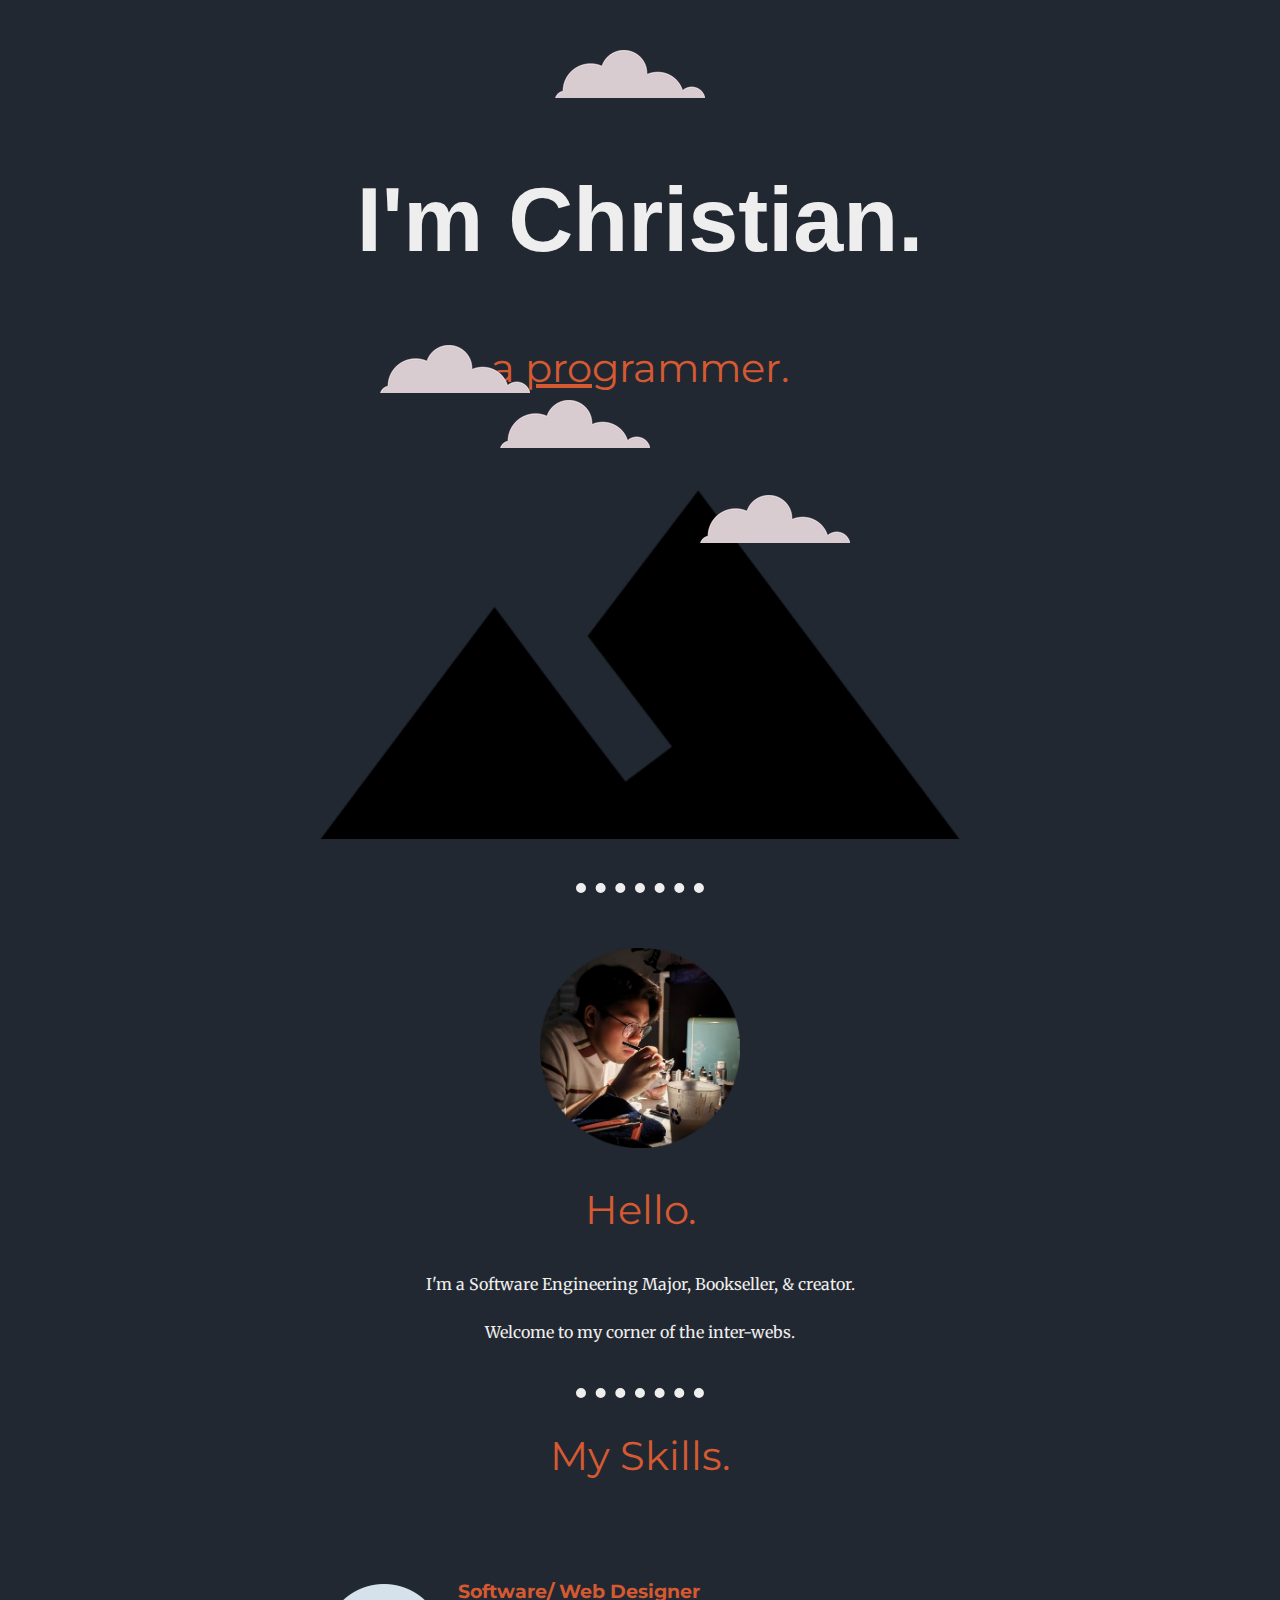
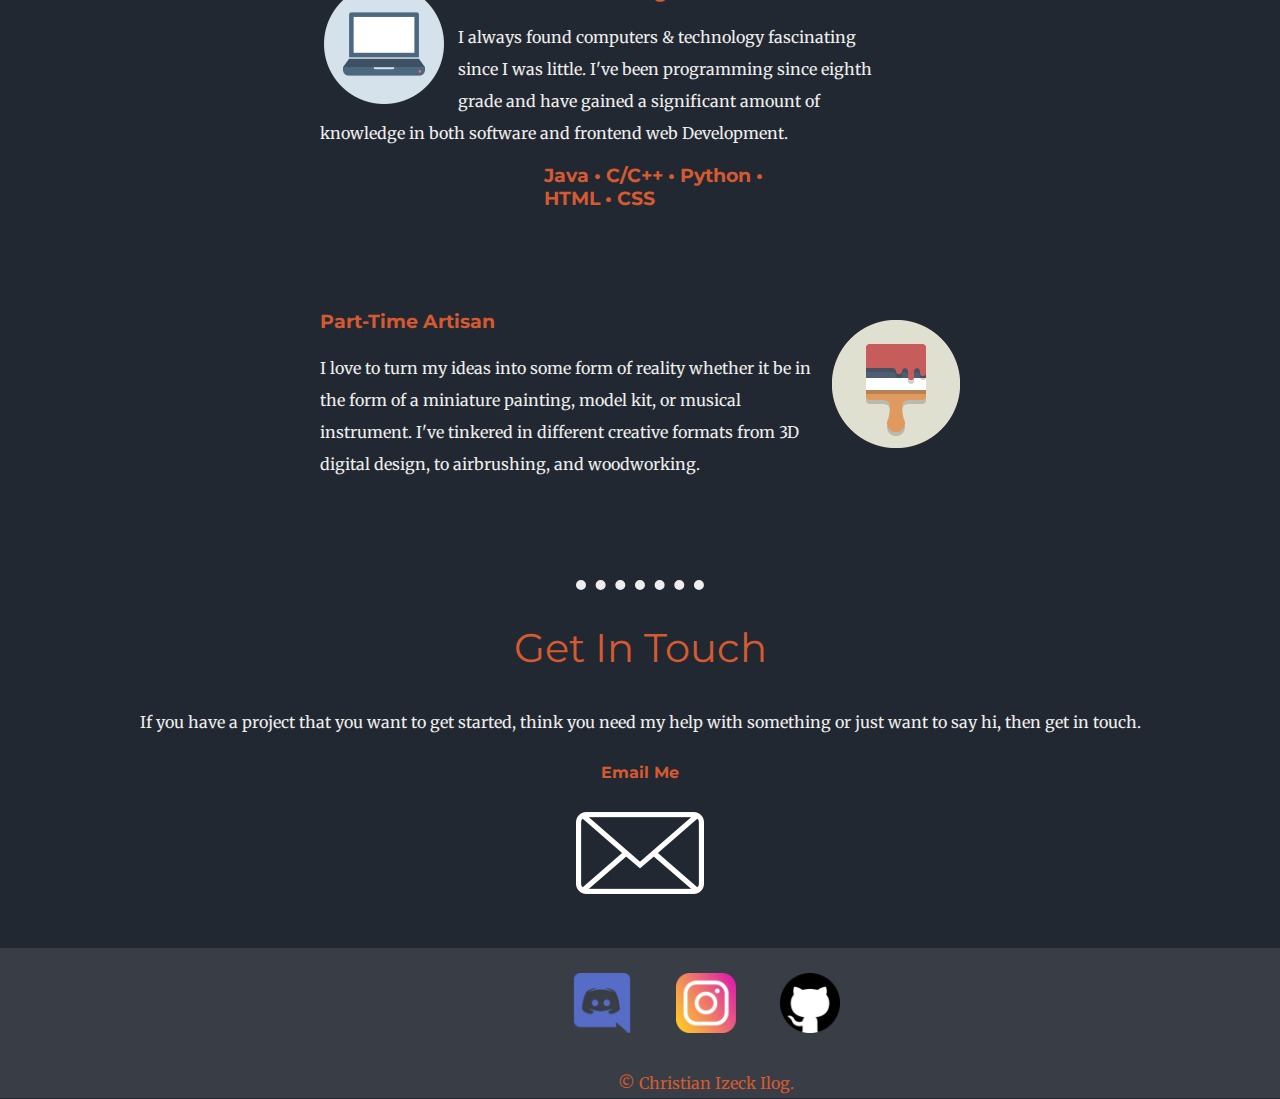
<file: index.html>
<!DOCTYPE html>
<html lang="en">

<head>
    <meta charset="UTF-8">
    <meta http-equiv="X-UA-Compatible" content="IE=edge">
    <meta name="viewport" content="width=device-width, initial-scale=1.0">
    <title>Christian Ilog</title>
    <link rel="stylesheet" href="css/styles.css">
    <link rel="icon" href="images/favicon.ico">
    <link rel="preconnect" href="https://fonts.googleapis.com">
    <link rel="preconnect" href="https://fonts.gstatic.com" crossorigin>
    <link
        href="https://fonts.googleapis.com/css2?family=Merriweather&family=Montserrat&family=Sacramento&family=Silkscreen&display=swap"
        rel="stylesheet">
</head>

<body>
    <div class="top-container">
        <img class="top-cloud" src="images/cloud.png" alt="cloud-img">
        <img class="top-middle-cloud" src="images/cloud.png" alt="cloud-img">
        <h1>I'm Christian.</h1>
        <h2>a <span class="pro">pro</span>grammer.</h2>
        <img class="middle-cloud" src="images/cloud.png" alt="cloud-img">
        <img class="bottom-cloud" src="images/cloud.png" alt="cloud-img">
        <img class="mountain" src="images/mountain-v2.png" alt="mountain-img">
    </div>
    <hr>
    <div class="middle-container">
        <div class="profile">
            <img class="profile-pic" src="images/profile_Pic_Mod.png" alt="">
            <h2>Hello.</h2>
            <p>I'm a Software Engineering Major, Bookseller, & creator.
            </p>
            <p>Welcome to my corner of the inter-webs.</p>
        </div>
        <hr>
        <div class="skills">
            <h2>My Skills.</h2>
            <div class="skill-row">
                <img class="computer-icon" src="images/laptop-v2.png" alt="cpu-icon">
                <h3>Software/ Web Designer</h3>
                <p class="software-dev-txt"> I always found computers & technology fascinating since I was little. I've
                    been
                    programming since eighth grade and have gained a significant amount of knowledge in both software
                    and frontend web Development.</p>
                <h3 class="program-knowledge">Java <span class="footer-sep">&#8226;</span> C/C++ <span
                        class="footer-sep">&#8226;</span>
                    Python
                    <span class="footer-sep">&#8226;</span> HTML <span class="footer-sep">&#8226;</span> CSS
                </h3>
            </div>

            <div class="skill-row">
                <img class="paintbrush-icon" src="images/paintbrush-v2.png" alt="pntbrsh-icon">
                <h3>Part-Time Artisan</h3>
                <p class="artisan-txt">I love to turn my ideas into some form of reality whether it be in the form of a
                    miniature painting,
                    model kit, or musical instrument. I've tinkered in different creative formats from 3D digital
                    design, to airbrushing, and woodworking. </p>
            </div>
        </div>
        <hr>
        <div class="contact-me">
            <h2>Get In Touch</h2>
            <p>If you have a project that you want to get started, think you need my help with something or just want to
                say hi, then get in touch.</p>
            <h4 class="email-txt">Email Me</h4>
            <a class="btn" href="mailto:clogbusiness@gmail.com"><img class="email-icon" src="images/email.png"
                    alt="email-icon">
            </a>
        </div>

        <div class="bottom-container">
            <div class="link-cluster">
                <a class="footer-link" href="https://www.discordapp.com/users/153304819665338370"><img
                        class="contact-logo" src="images/discord-logo.png" alt="discord-logo"></a>
                <a class="footer-link" href="https://www.instagram.com/nihtster/"><img class="contact-logo"
                        src="images/instagram-logo.png" alt="instagram-logo"></a>
                <a class="footer-link" href="https://github.com/Nihtster"><img class="contact-logo"
                        src="images/github-logo.png" alt="github-logo"></a>
                <p class="copyright">© Christian Izeck Ilog.</p>
            </div>
        </div>
</body>

</html>
</file>
<file: css/styles.css>
body {
  margin: 0;
  text-align: center;
  font-family: "Merriweather", serif;
  background-color: #222831;
  color: #eeeeee;
}

h1 {
  margin-top: 0;
  font-family: sans-serif;
  font-size: 90px;
  margin: 30px auto 0 auto;
  line-height: 2;
}

h2 {
  font-family: "Montserrat", sans-serif;
  font-weight: normal;
  color: #d65a31;
  font-size: 40px;
}

h3 {
  font-family: "Montserrat", sans-serif;
  color: #d65a31;
}

h4 {
  font-family: "Montserrat", sans-serif;
  margin: 25px auto 20px;
  color: #d65a31;
}

hr {
  border-color: #eeeeee;
  border-style: dotted none none;
  border-width: 10px;
  width: 10%;
  margin-top: 40px;
}

p {
  line-height: 2;
}

.pro {
  text-decoration: underline;
}

.top-cloud {
  position: absolute;
  right: 575px;
  top: 50px;
}
.top-middle-cloud {
  position: absolute;
  left: 500px;
  top: 400px;
}

.middle-cloud {
  position: absolute;
  right: 750px;
  bottom: 450px;
}

.bottom-cloud {
  position: absolute;
  left: 700px;
  bottom: 300px;
}

.mountain {
  width: 50%;
  margin-top: 65px;
  color: #393e46;
}

.profile-pic {
  margin: 15px auto 0px;
  width: 200px;
}

.skill-row {
  width: 50%;
  margin: 100px auto 100px auto;
  text-align: left;
}
.computer-icon {
  width: 20%;
  float: left;
  margin-right: 10px;
}

.software-dev-txt {
  margin-bottom: 0;
  width: 90%;
}

.artisan-txt {
  margin-bottom: 0;
  width: 90%;
}

.program-knowledge {
  width: 40%;
  padding-top: 15px;
  padding-left: 10%;
}
.paintbrush-icon {
  padding-top: 10px;
  width: 20%;
  float: right;
}

.program-knowledge {
  margin: 0 auto;
}

.top-container {
  position: relative;
  padding-top: 100px;
}

.middle-container {
  margin-top: 40px;
}

.bottom-container {
  position: relative;
  background-color: #393e46;
  height: 150px;
}

.email-icon {
  filter: invert(100%);
  margin: 10px auto 50px;
}

.contact-logo {
  width: 60px;
  padding: 25px 20px;
}

.link-cluster {
  position: absolute;
  width: 400px;
  left: 39.5%;
}

.copyright {
  margin: 5px auto 0;
  color: #d65a31;
}
</file>
